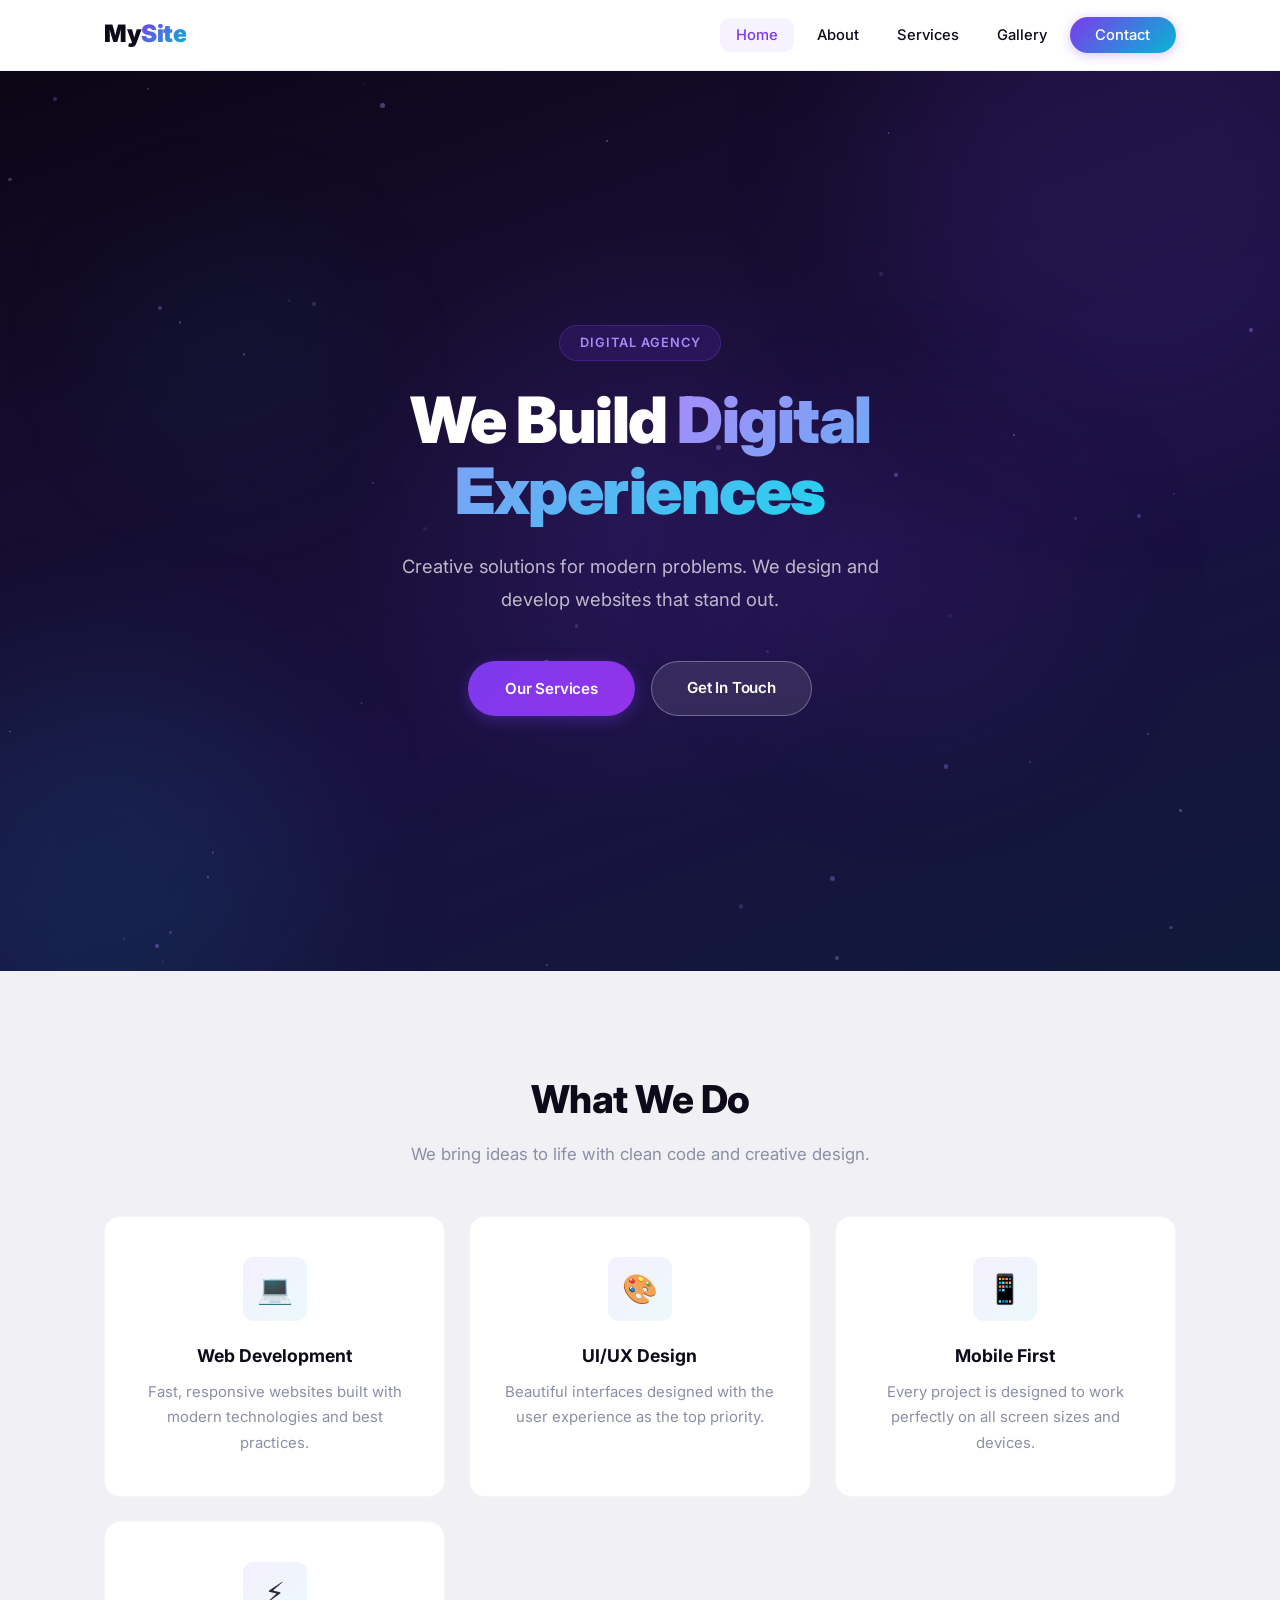
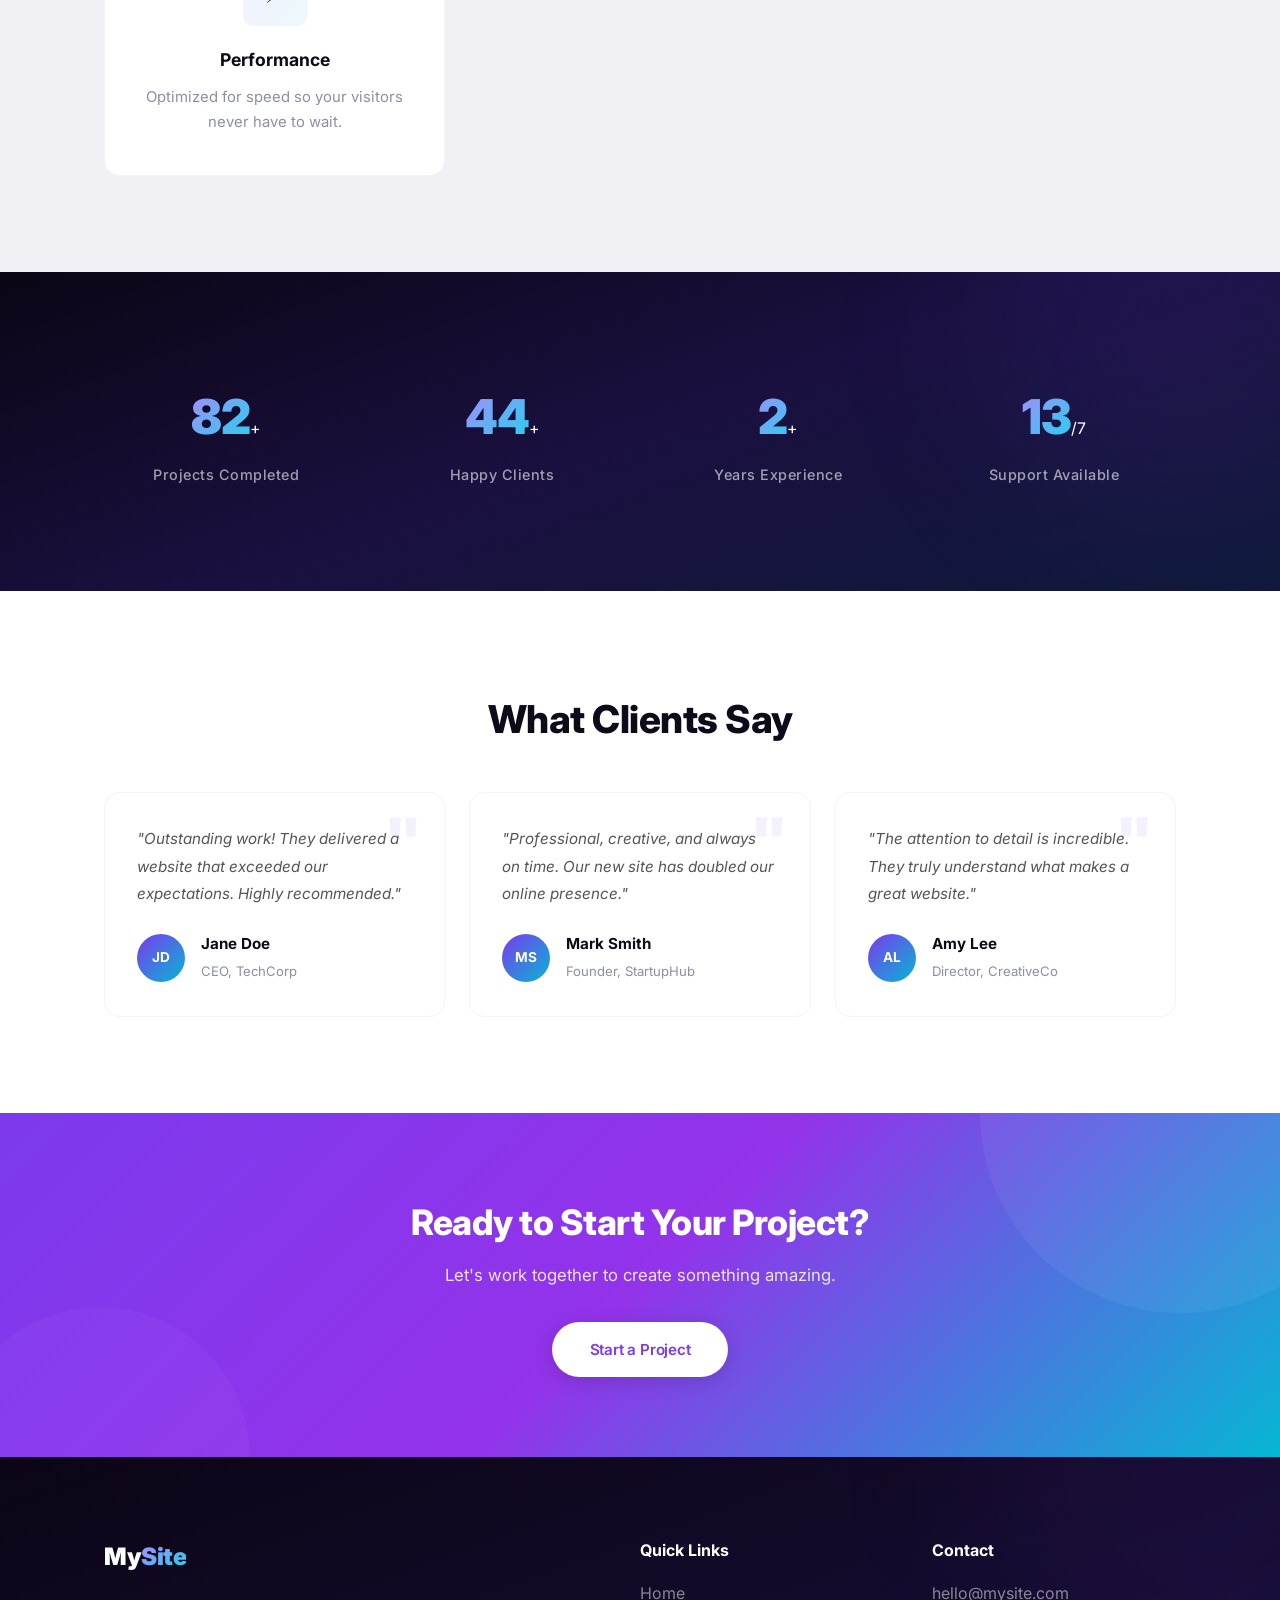
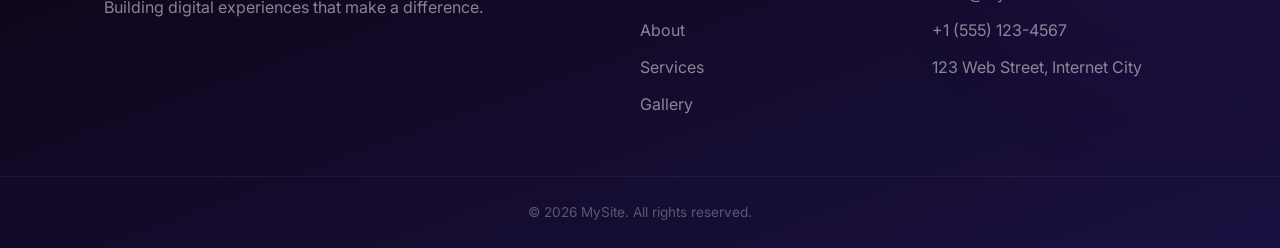
<file: index.html>
<!DOCTYPE html>
<html lang="en">
<head>
    <meta charset="UTF-8">
    <meta name="viewport" content="width=device-width, initial-scale=1.0">
    <title>MySite | Home</title>
    <link rel="preconnect" href="https://fonts.googleapis.com">
    <link rel="preconnect" href="https://fonts.gstatic.com" crossorigin>
    <link href="https://fonts.googleapis.com/css2?family=Inter:wght@400;500;600;700;800;900&display=swap" rel="stylesheet">
    <link rel="stylesheet" href="style.css">
</head>
<body>
    <nav class="navbar">
        <div class="container nav-container">
            <a href="index.html" class="logo">My<span>Site</span></a>
            <button class="nav-toggle" aria-label="Toggle menu">&#9776;</button>
            <ul class="nav-links">
                <li><a href="index.html" class="active">Home</a></li>
                <li><a href="about.html">About</a></li>
                <li><a href="services.html">Services</a></li>
                <li><a href="gallery.html">Gallery</a></li>
                <li><a href="contact.html" class="btn-nav">Contact</a></li>
            </ul>
        </div>
    </nav>
    <section class="hero">
        <div class="hero-particles" id="particles"></div>
        <div class="hero-content">
            <div class="hero-badge">Digital Agency</div>
            <h1 class="hero-title">We Build <span class="highlight">Digital Experiences</span></h1>
            <p class="hero-subtitle">Creative solutions for modern problems. We design and develop websites that stand out.</p>
            <div class="hero-buttons">
                <a href="services.html" class="btn btn-primary">Our Services</a>
                <a href="contact.html" class="btn btn-outline">Get In Touch</a>
            </div>
        </div>
        <div class="hero-shapes">
            <div class="shape shape-1"></div>
            <div class="shape shape-2"></div>
            <div class="shape shape-3"></div>
            <div class="shape shape-4"></div>
        </div>
        <div class="hero-glow"></div>
    </section>
    <section class="features">
        <div class="container">
            <h2 class="section-title">What We Do</h2>
            <p class="section-subtitle">We bring ideas to life with clean code and creative design.</p>
            <div class="features-grid">
                <div class="feature-card"><div class="feature-icon">&#128187;</div><h3>Web Development</h3><p>Fast, responsive websites built with modern technologies and best practices.</p></div>
                <div class="feature-card"><div class="feature-icon">&#127912;</div><h3>UI/UX Design</h3><p>Beautiful interfaces designed with the user experience as the top priority.</p></div>
                <div class="feature-card"><div class="feature-icon">&#128241;</div><h3>Mobile First</h3><p>Every project is designed to work perfectly on all screen sizes and devices.</p></div>
                <div class="feature-card"><div class="feature-icon">&#9889;</div><h3>Performance</h3><p>Optimized for speed so your visitors never have to wait.</p></div>
            </div>
        </div>
    </section>
    <section class="stats">
        <div class="container stats-grid">
            <div class="stat"><span class="stat-number" data-target="150">0</span>+<span class="stat-label">Projects Completed</span></div>
            <div class="stat"><span class="stat-number" data-target="80">0</span>+<span class="stat-label">Happy Clients</span></div>
            <div class="stat"><span class="stat-number" data-target="5">0</span>+<span class="stat-label">Years Experience</span></div>
            <div class="stat"><span class="stat-number" data-target="24">0</span>/7<span class="stat-label">Support Available</span></div>
        </div>
    </section>
    <section class="testimonials">
        <div class="container">
            <h2 class="section-title">What Clients Say</h2>
            <div class="testimonials-grid">
                <div class="testimonial-card"><p class="testimonial-text">"Outstanding work! They delivered a website that exceeded our expectations. Highly recommended."</p><div class="testimonial-author"><div class="author-avatar">JD</div><div><strong>Jane Doe</strong><span>CEO, TechCorp</span></div></div></div>
                <div class="testimonial-card"><p class="testimonial-text">"Professional, creative, and always on time. Our new site has doubled our online presence."</p><div class="testimonial-author"><div class="author-avatar">MS</div><div><strong>Mark Smith</strong><span>Founder, StartupHub</span></div></div></div>
                <div class="testimonial-card"><p class="testimonial-text">"The attention to detail is incredible. They truly understand what makes a great website."</p><div class="testimonial-author"><div class="author-avatar">AL</div><div><strong>Amy Lee</strong><span>Director, CreativeCo</span></div></div></div>
            </div>
        </div>
    </section>
    <section class="cta"><div class="container"><h2>Ready to Start Your Project?</h2><p>Let's work together to create something amazing.</p><a href="contact.html" class="btn btn-primary">Start a Project</a></div></section>
    <footer class="footer"><div class="container footer-grid"><div class="footer-col"><h3>My<span>Site</span></h3><p>Building digital experiences that make a difference.</p></div><div class="footer-col"><h4>Quick Links</h4><ul><li><a href="index.html">Home</a></li><li><a href="about.html">About</a></li><li><a href="services.html">Services</a></li><li><a href="gallery.html">Gallery</a></li></ul></div><div class="footer-col"><h4>Contact</h4><ul><li>hello@mysite.com</li><li>+1 (555) 123-4567</li><li>123 Web Street, Internet City</li></ul></div></div><div class="footer-bottom"><p>&copy; 2026 MySite. All rights reserved.</p></div></footer>
    <script src="main.js"></script>
</body>
</html>
</file>
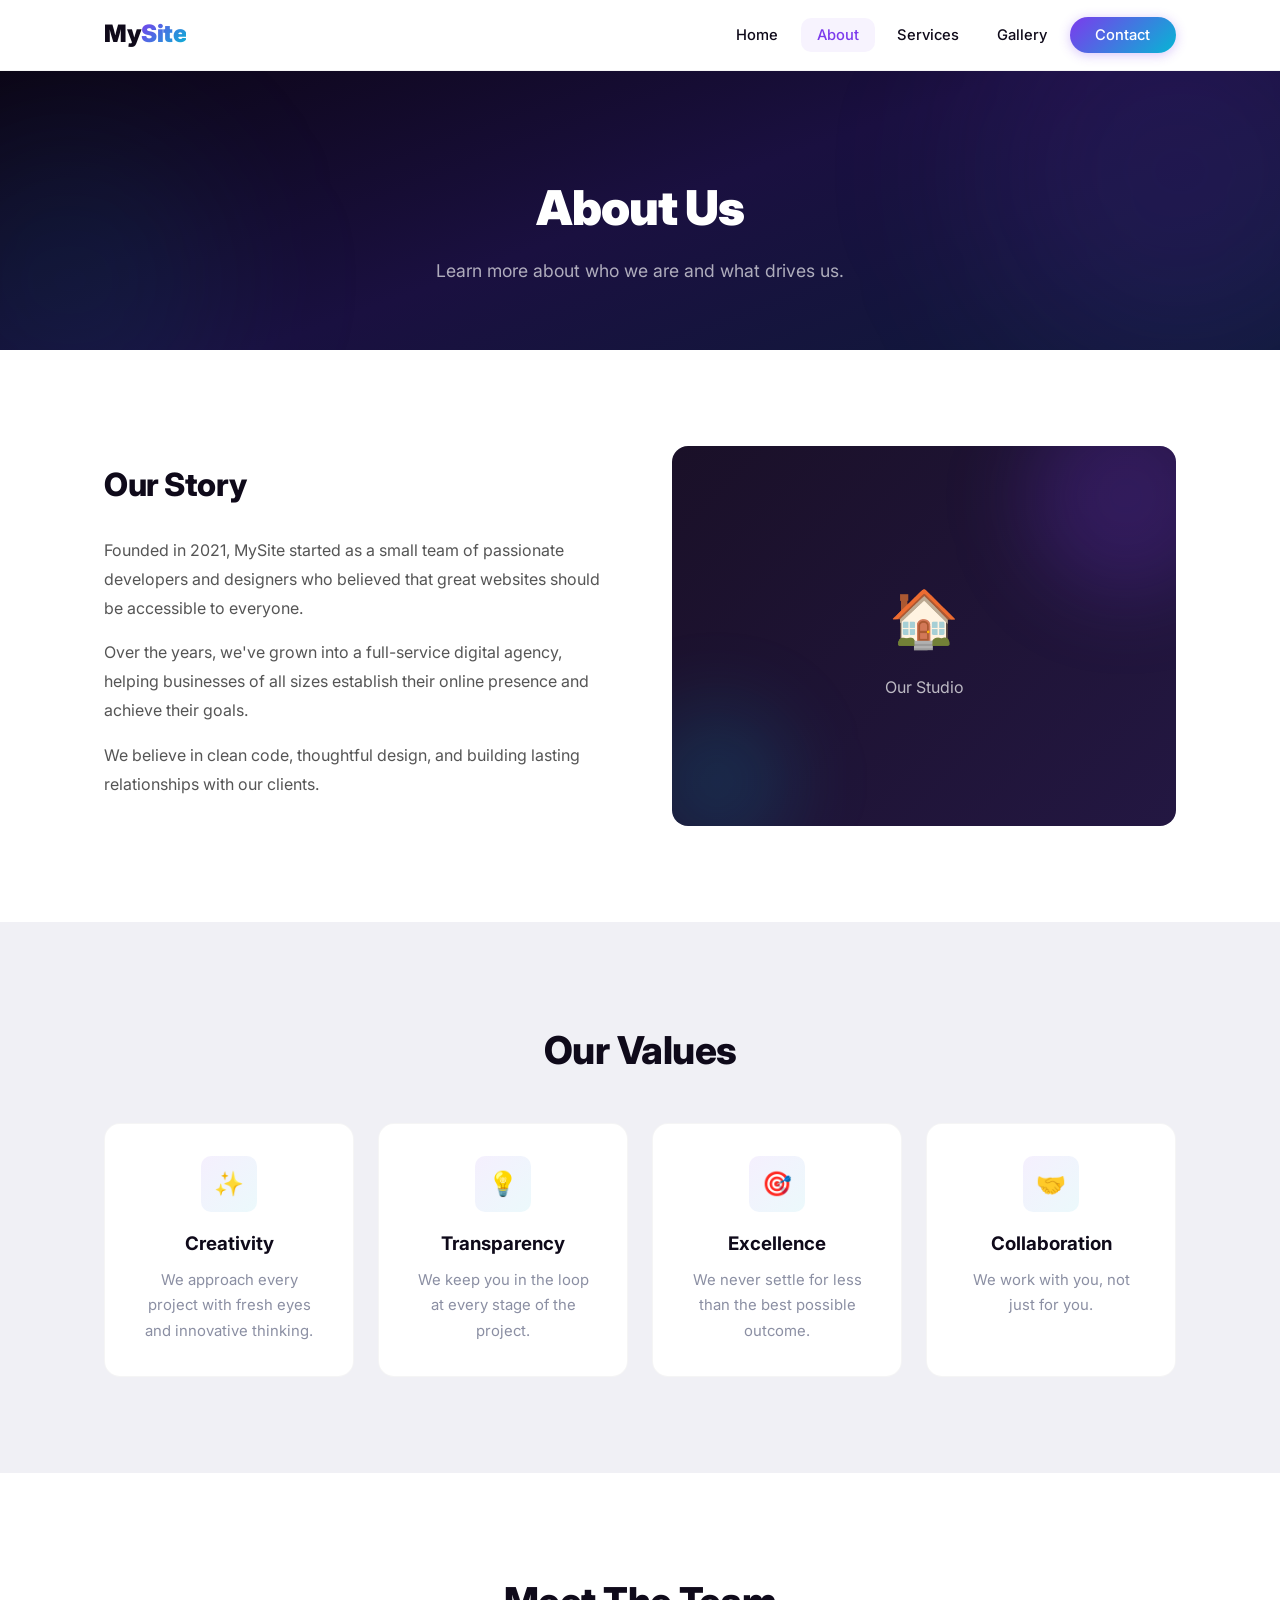
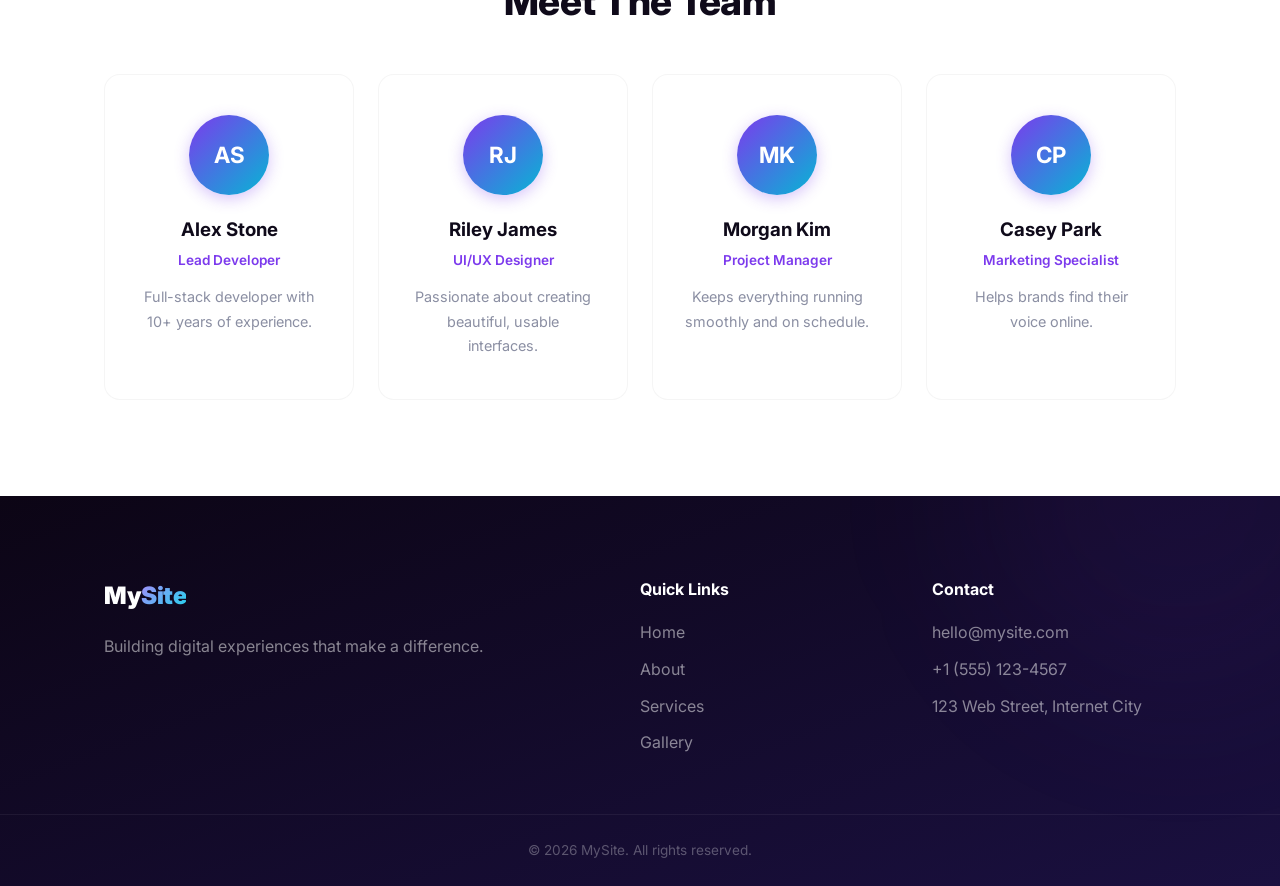
<file: about.html>
<!DOCTYPE html>
<html lang="en">
<head>
    <meta charset="UTF-8">
    <meta name="viewport" content="width=device-width, initial-scale=1.0">
    <title>MySite | About</title>
    <link rel="preconnect" href="https://fonts.googleapis.com">
    <link rel="preconnect" href="https://fonts.gstatic.com" crossorigin>
    <link href="https://fonts.googleapis.com/css2?family=Inter:wght@400;500;600;700;800;900&display=swap" rel="stylesheet">
    <link rel="stylesheet" href="style.css">
</head>
<body>
    <nav class="navbar"><div class="container nav-container"><a href="index.html" class="logo">My<span>Site</span></a><button class="nav-toggle" aria-label="Toggle menu">&#9776;</button><ul class="nav-links"><li><a href="index.html">Home</a></li><li><a href="about.html" class="active">About</a></li><li><a href="services.html">Services</a></li><li><a href="gallery.html">Gallery</a></li><li><a href="contact.html" class="btn-nav">Contact</a></li></ul></div></nav>
    <section class="page-header"><div class="container"><h1>About Us</h1><p>Learn more about who we are and what drives us.</p></div></section>
    <section class="about-story"><div class="container about-grid"><div class="about-text"><h2>Our Story</h2><p>Founded in 2021, MySite started as a small team of passionate developers and designers who believed that great websites should be accessible to everyone.</p><p>Over the years, we've grown into a full-service digital agency, helping businesses of all sizes establish their online presence and achieve their goals.</p><p>We believe in clean code, thoughtful design, and building lasting relationships with our clients.</p></div><div class="about-image"><div class="about-image-placeholder"><span>&#127968;</span><p>Our Studio</p></div></div></div></section>
    <section class="values"><div class="container"><h2 class="section-title">Our Values</h2><div class="values-grid"><div class="value-card"><span class="value-icon">&#10024;</span><h3>Creativity</h3><p>We approach every project with fresh eyes and innovative thinking.</p></div><div class="value-card"><span class="value-icon">&#128161;</span><h3>Transparency</h3><p>We keep you in the loop at every stage of the project.</p></div><div class="value-card"><span class="value-icon">&#127919;</span><h3>Excellence</h3><p>We never settle for less than the best possible outcome.</p></div><div class="value-card"><span class="value-icon">&#129309;</span><h3>Collaboration</h3><p>We work with you, not just for you.</p></div></div></div></section>
    <section class="team"><div class="container"><h2 class="section-title">Meet The Team</h2><div class="team-grid"><div class="team-card"><div class="team-avatar">AS</div><h3>Alex Stone</h3><span class="team-role">Lead Developer</span><p>Full-stack developer with 10+ years of experience.</p></div><div class="team-card"><div class="team-avatar">RJ</div><h3>Riley James</h3><span class="team-role">UI/UX Designer</span><p>Passionate about creating beautiful, usable interfaces.</p></div><div class="team-card"><div class="team-avatar">MK</div><h3>Morgan Kim</h3><span class="team-role">Project Manager</span><p>Keeps everything running smoothly and on schedule.</p></div><div class="team-card"><div class="team-avatar">CP</div><h3>Casey Park</h3><span class="team-role">Marketing Specialist</span><p>Helps brands find their voice online.</p></div></div></div></section>
    <footer class="footer"><div class="container footer-grid"><div class="footer-col"><h3>My<span>Site</span></h3><p>Building digital experiences that make a difference.</p></div><div class="footer-col"><h4>Quick Links</h4><ul><li><a href="index.html">Home</a></li><li><a href="about.html">About</a></li><li><a href="services.html">Services</a></li><li><a href="gallery.html">Gallery</a></li></ul></div><div class="footer-col"><h4>Contact</h4><ul><li>hello@mysite.com</li><li>+1 (555) 123-4567</li><li>123 Web Street, Internet City</li></ul></div></div><div class="footer-bottom"><p>&copy; 2026 MySite. All rights reserved.</p></div></footer>
    <script src="main.js"></script>
</body>
</html>
</file>
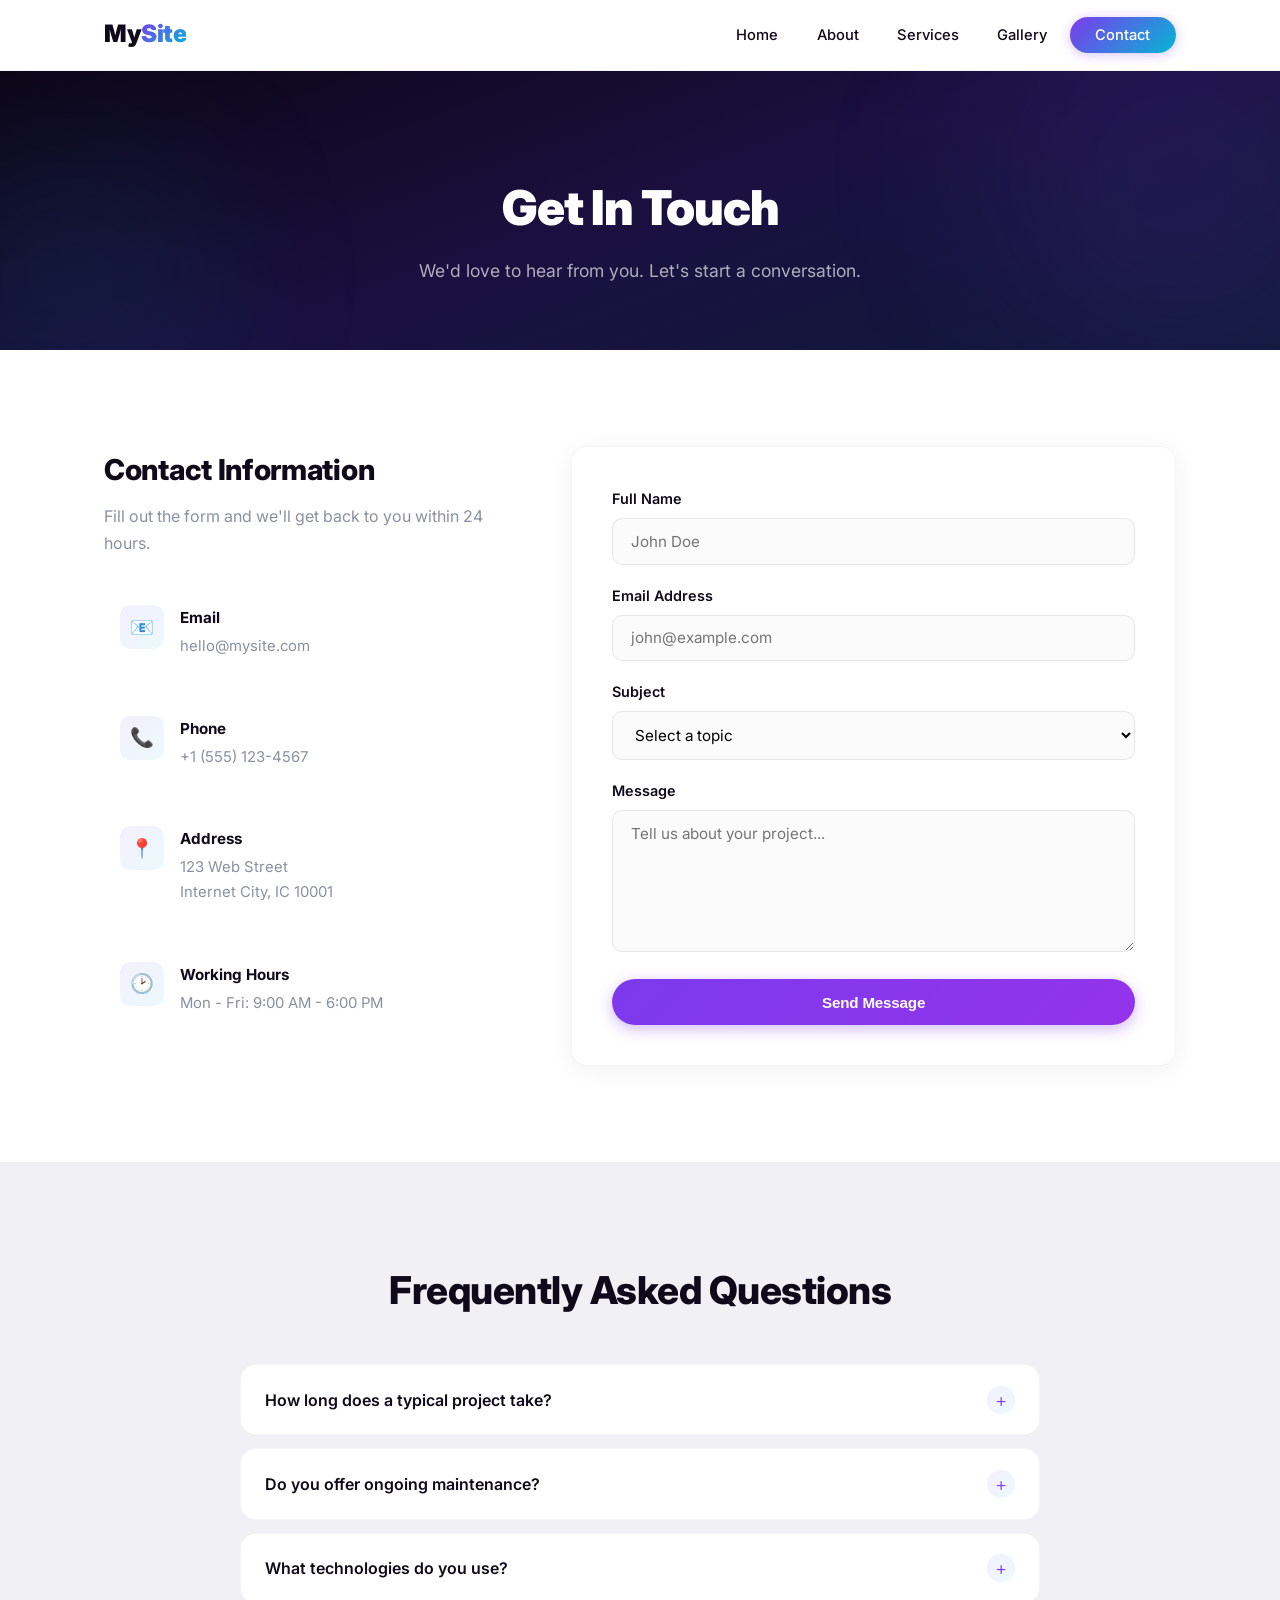
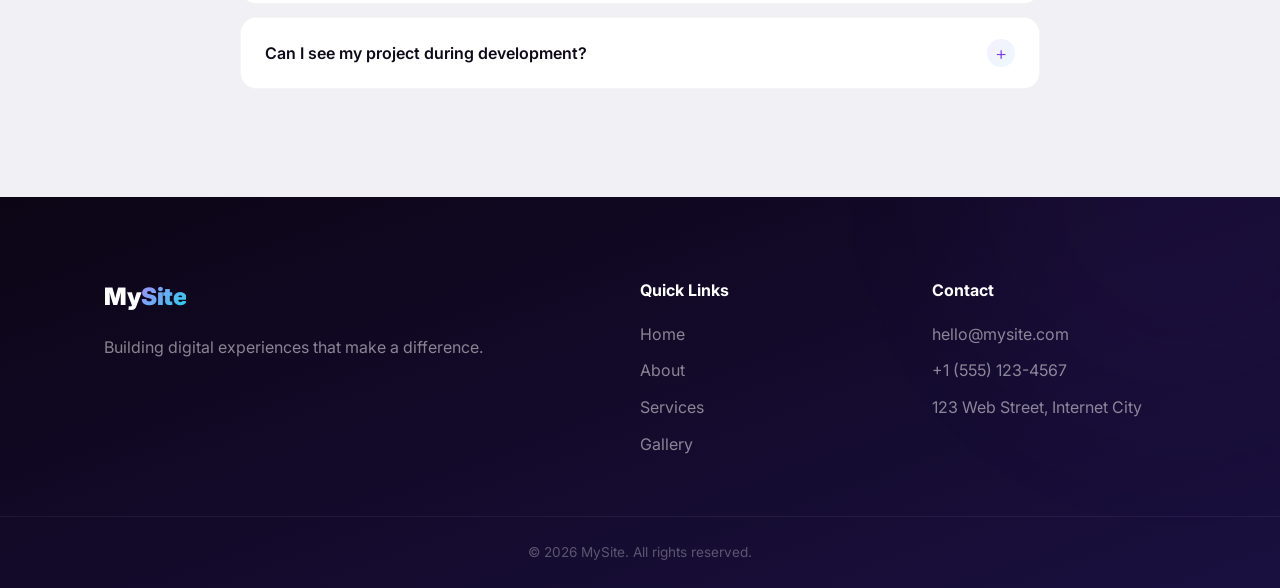
<file: contact.html>
<!DOCTYPE html>
<html lang="en">
<head>
    <meta charset="UTF-8">
    <meta name="viewport" content="width=device-width, initial-scale=1.0">
    <title>MySite | Contact</title>
    <link rel="preconnect" href="https://fonts.googleapis.com">
    <link rel="preconnect" href="https://fonts.gstatic.com" crossorigin>
    <link href="https://fonts.googleapis.com/css2?family=Inter:wght@400;500;600;700;800;900&display=swap" rel="stylesheet">
    <link rel="stylesheet" href="style.css">
</head>
<body>
    <nav class="navbar"><div class="container nav-container"><a href="index.html" class="logo">My<span>Site</span></a><button class="nav-toggle" aria-label="Toggle menu">&#9776;</button><ul class="nav-links"><li><a href="index.html">Home</a></li><li><a href="about.html">About</a></li><li><a href="services.html">Services</a></li><li><a href="gallery.html">Gallery</a></li><li><a href="contact.html" class="btn-nav active">Contact</a></li></ul></div></nav>
    <section class="page-header"><div class="container"><h1>Get In Touch</h1><p>We'd love to hear from you. Let's start a conversation.</p></div></section>
    <section class="contact-section"><div class="container contact-grid"><div class="contact-info"><h2>Contact Information</h2><p>Fill out the form and we'll get back to you within 24 hours.</p>
        <div class="info-item"><span class="info-icon">&#128231;</span><div><strong>Email</strong><p>hello@mysite.com</p></div></div>
        <div class="info-item"><span class="info-icon">&#128222;</span><div><strong>Phone</strong><p>+1 (555) 123-4567</p></div></div>
        <div class="info-item"><span class="info-icon">&#128205;</span><div><strong>Address</strong><p>123 Web Street<br>Internet City, IC 10001</p></div></div>
        <div class="info-item"><span class="info-icon">&#128337;</span><div><strong>Working Hours</strong><p>Mon - Fri: 9:00 AM - 6:00 PM</p></div></div>
    </div><div class="contact-form-wrapper"><form class="contact-form" id="contactForm"><div class="form-group"><label for="name">Full Name</label><input type="text" id="name" placeholder="John Doe" required></div><div class="form-group"><label for="email">Email Address</label><input type="email" id="email" placeholder="john@example.com" required></div><div class="form-group"><label for="subject">Subject</label><select id="subject" required><option value="">Select a topic</option><option value="general">General Inquiry</option><option value="project">New Project</option><option value="support">Support</option><option value="other">Other</option></select></div><div class="form-group"><label for="message">Message</label><textarea id="message" rows="6" placeholder="Tell us about your project..." required></textarea></div><button type="submit" class="btn btn-primary btn-block">Send Message</button><div class="form-success" id="formSuccess"><p>&#10004; Thank you! Your message has been sent. We'll get back to you soon.</p></div></form></div></div></section>
    <section class="faq"><div class="container"><h2 class="section-title">Frequently Asked Questions</h2><div class="faq-list"><div class="faq-item"><button class="faq-question">How long does a typical project take?<span class="faq-icon">+</span></button><div class="faq-answer"><p>Most projects take between 2-8 weeks depending on complexity. We'll provide a timeline during our initial consultation.</p></div></div><div class="faq-item"><button class="faq-question">Do you offer ongoing maintenance?<span class="faq-icon">+</span></button><div class="faq-answer"><p>Yes! We offer monthly maintenance packages that include updates, security patches, backups, and support.</p></div></div><div class="faq-item"><button class="faq-question">What technologies do you use?<span class="faq-icon">+</span></button><div class="faq-answer"><p>We work with HTML, CSS, JavaScript, React, Node.js, and various CMS platforms. We choose the best tools for each project.</p></div></div><div class="faq-item"><button class="faq-question">Can I see my project during development?<span class="faq-icon">+</span></button><div class="faq-answer"><p>Absolutely! We provide regular updates and a staging environment so you can track progress and give feedback throughout.</p></div></div></div></div></section>
    <footer class="footer"><div class="container footer-grid"><div class="footer-col"><h3>My<span>Site</span></h3><p>Building digital experiences that make a difference.</p></div><div class="footer-col"><h4>Quick Links</h4><ul><li><a href="index.html">Home</a></li><li><a href="about.html">About</a></li><li><a href="services.html">Services</a></li><li><a href="gallery.html">Gallery</a></li></ul></div><div class="footer-col"><h4>Contact</h4><ul><li>hello@mysite.com</li><li>+1 (555) 123-4567</li><li>123 Web Street, Internet City</li></ul></div></div><div class="footer-bottom"><p>&copy; 2026 MySite. All rights reserved.</p></div></footer>
    <script src="main.js"></script>
</body>
</html>
</file>
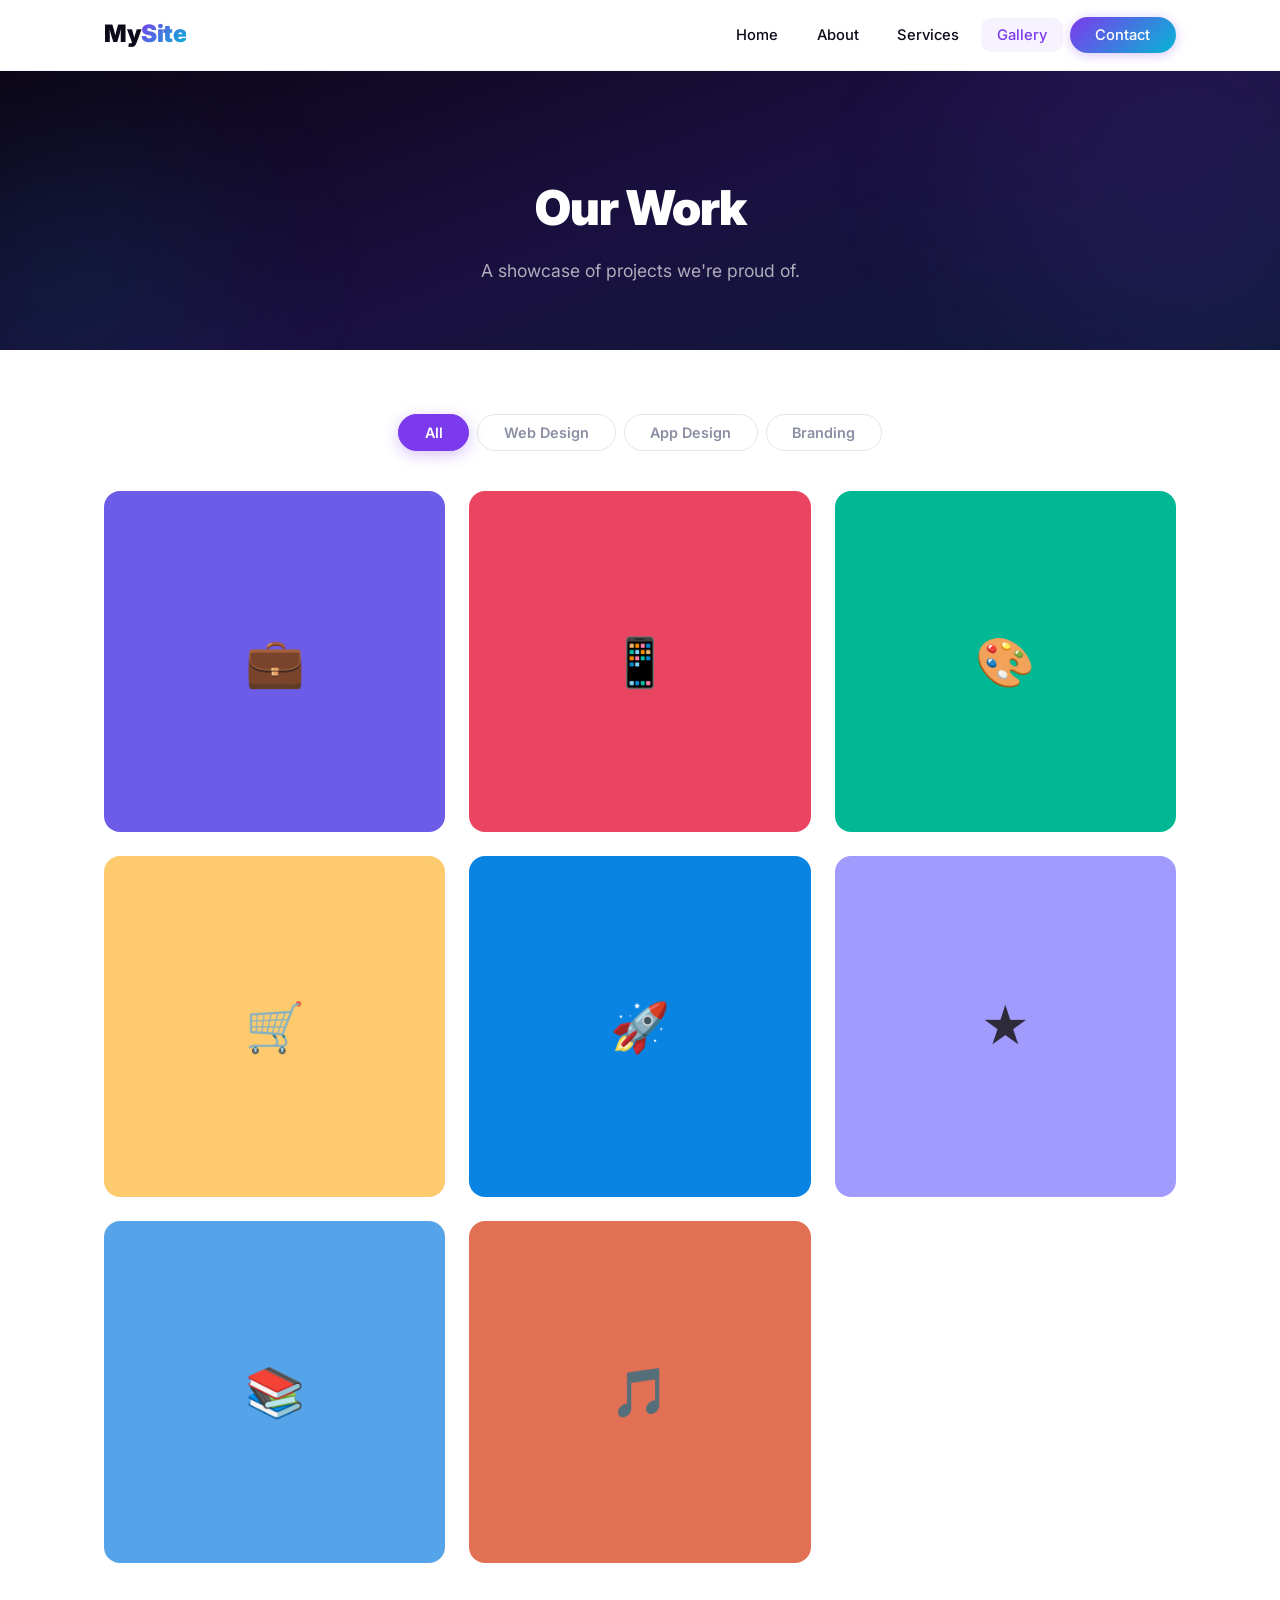
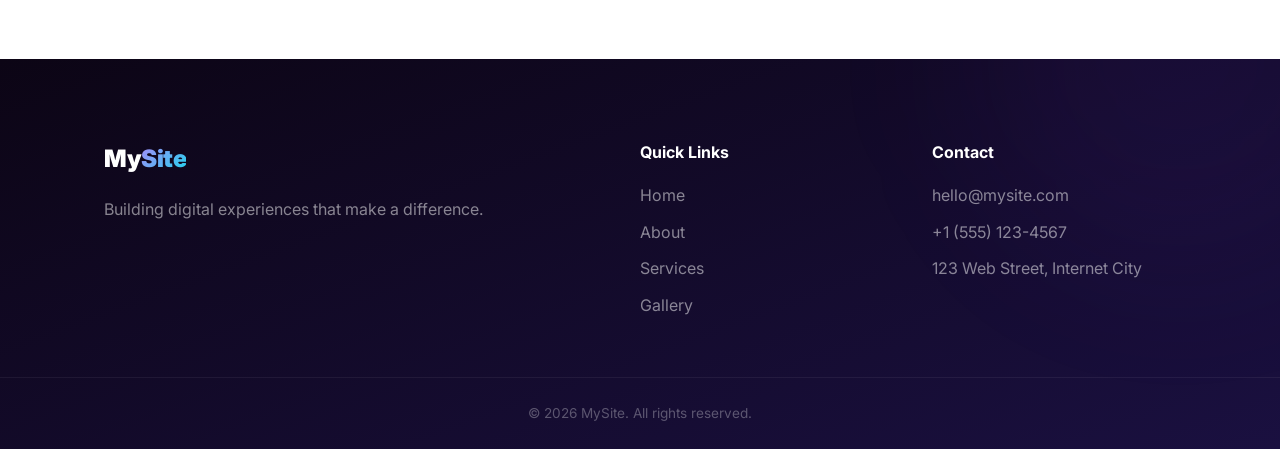
<file: gallery.html>
<!DOCTYPE html>
<html lang="en">
<head>
    <meta charset="UTF-8">
    <meta name="viewport" content="width=device-width, initial-scale=1.0">
    <title>MySite | Gallery</title>
    <link rel="preconnect" href="https://fonts.googleapis.com">
    <link rel="preconnect" href="https://fonts.gstatic.com" crossorigin>
    <link href="https://fonts.googleapis.com/css2?family=Inter:wght@400;500;600;700;800;900&display=swap" rel="stylesheet">
    <link rel="stylesheet" href="style.css">
</head>
<body>
    <nav class="navbar"><div class="container nav-container"><a href="index.html" class="logo">My<span>Site</span></a><button class="nav-toggle" aria-label="Toggle menu">&#9776;</button><ul class="nav-links"><li><a href="index.html">Home</a></li><li><a href="about.html">About</a></li><li><a href="services.html">Services</a></li><li><a href="gallery.html" class="active">Gallery</a></li><li><a href="contact.html" class="btn-nav">Contact</a></li></ul></div></nav>
    <section class="page-header"><div class="container"><h1>Our Work</h1><p>A showcase of projects we're proud of.</p></div></section>
    <section class="gallery"><div class="container"><div class="filter-buttons"><button class="filter-btn active" data-filter="all">All</button><button class="filter-btn" data-filter="web">Web Design</button><button class="filter-btn" data-filter="app">App Design</button><button class="filter-btn" data-filter="brand">Branding</button></div><div class="gallery-grid">
        <div class="gallery-item" data-category="web"><div class="gallery-thumb" style="background-color:#6c5ce7"><span>&#128188;</span></div><div class="gallery-overlay"><h4>Corporate Portal</h4><p>Web Design</p></div></div>
        <div class="gallery-item" data-category="app"><div class="gallery-thumb" style="background-color:#e94560"><span>&#128241;</span></div><div class="gallery-overlay"><h4>Health Tracker App</h4><p>App Design</p></div></div>
        <div class="gallery-item" data-category="brand"><div class="gallery-thumb" style="background-color:#00b894"><span>&#127912;</span></div><div class="gallery-overlay"><h4>EcoBrand Identity</h4><p>Branding</p></div></div>
        <div class="gallery-item" data-category="web"><div class="gallery-thumb" style="background-color:#fdcb6e"><span>&#128722;</span></div><div class="gallery-overlay"><h4>E-Commerce Platform</h4><p>Web Design</p></div></div>
        <div class="gallery-item" data-category="app"><div class="gallery-thumb" style="background-color:#0984e3"><span>&#128640;</span></div><div class="gallery-overlay"><h4>Finance Dashboard</h4><p>App Design</p></div></div>
        <div class="gallery-item" data-category="brand"><div class="gallery-thumb" style="background-color:#a29bfe"><span>&#9733;</span></div><div class="gallery-overlay"><h4>StarEvents Branding</h4><p>Branding</p></div></div>
        <div class="gallery-item" data-category="web"><div class="gallery-thumb" style="background-color:#55a3e8"><span>&#128218;</span></div><div class="gallery-overlay"><h4>Learning Platform</h4><p>Web Design</p></div></div>
        <div class="gallery-item" data-category="app"><div class="gallery-thumb" style="background-color:#e17055"><span>&#127925;</span></div><div class="gallery-overlay"><h4>Music Stream App</h4><p>App Design</p></div></div>
        <div class="gallery-item" data-category="brand"><div class="gallery-thumb" style="background-color:#00cec9"><span>&#127752;</span></div><div class="gallery-overlay"><h4>TravelCo Rebrand</h4><p>Branding</p></div></div>
    </div></div></section>
    <footer class="footer"><div class="container footer-grid"><div class="footer-col"><h3>My<span>Site</span></h3><p>Building digital experiences that make a difference.</p></div><div class="footer-col"><h4>Quick Links</h4><ul><li><a href="index.html">Home</a></li><li><a href="about.html">About</a></li><li><a href="services.html">Services</a></li><li><a href="gallery.html">Gallery</a></li></ul></div><div class="footer-col"><h4>Contact</h4><ul><li>hello@mysite.com</li><li>+1 (555) 123-4567</li><li>123 Web Street, Internet City</li></ul></div></div><div class="footer-bottom"><p>&copy; 2026 MySite. All rights reserved.</p></div></footer>
    <script src="main.js"></script>
</body>
</html>
</file>
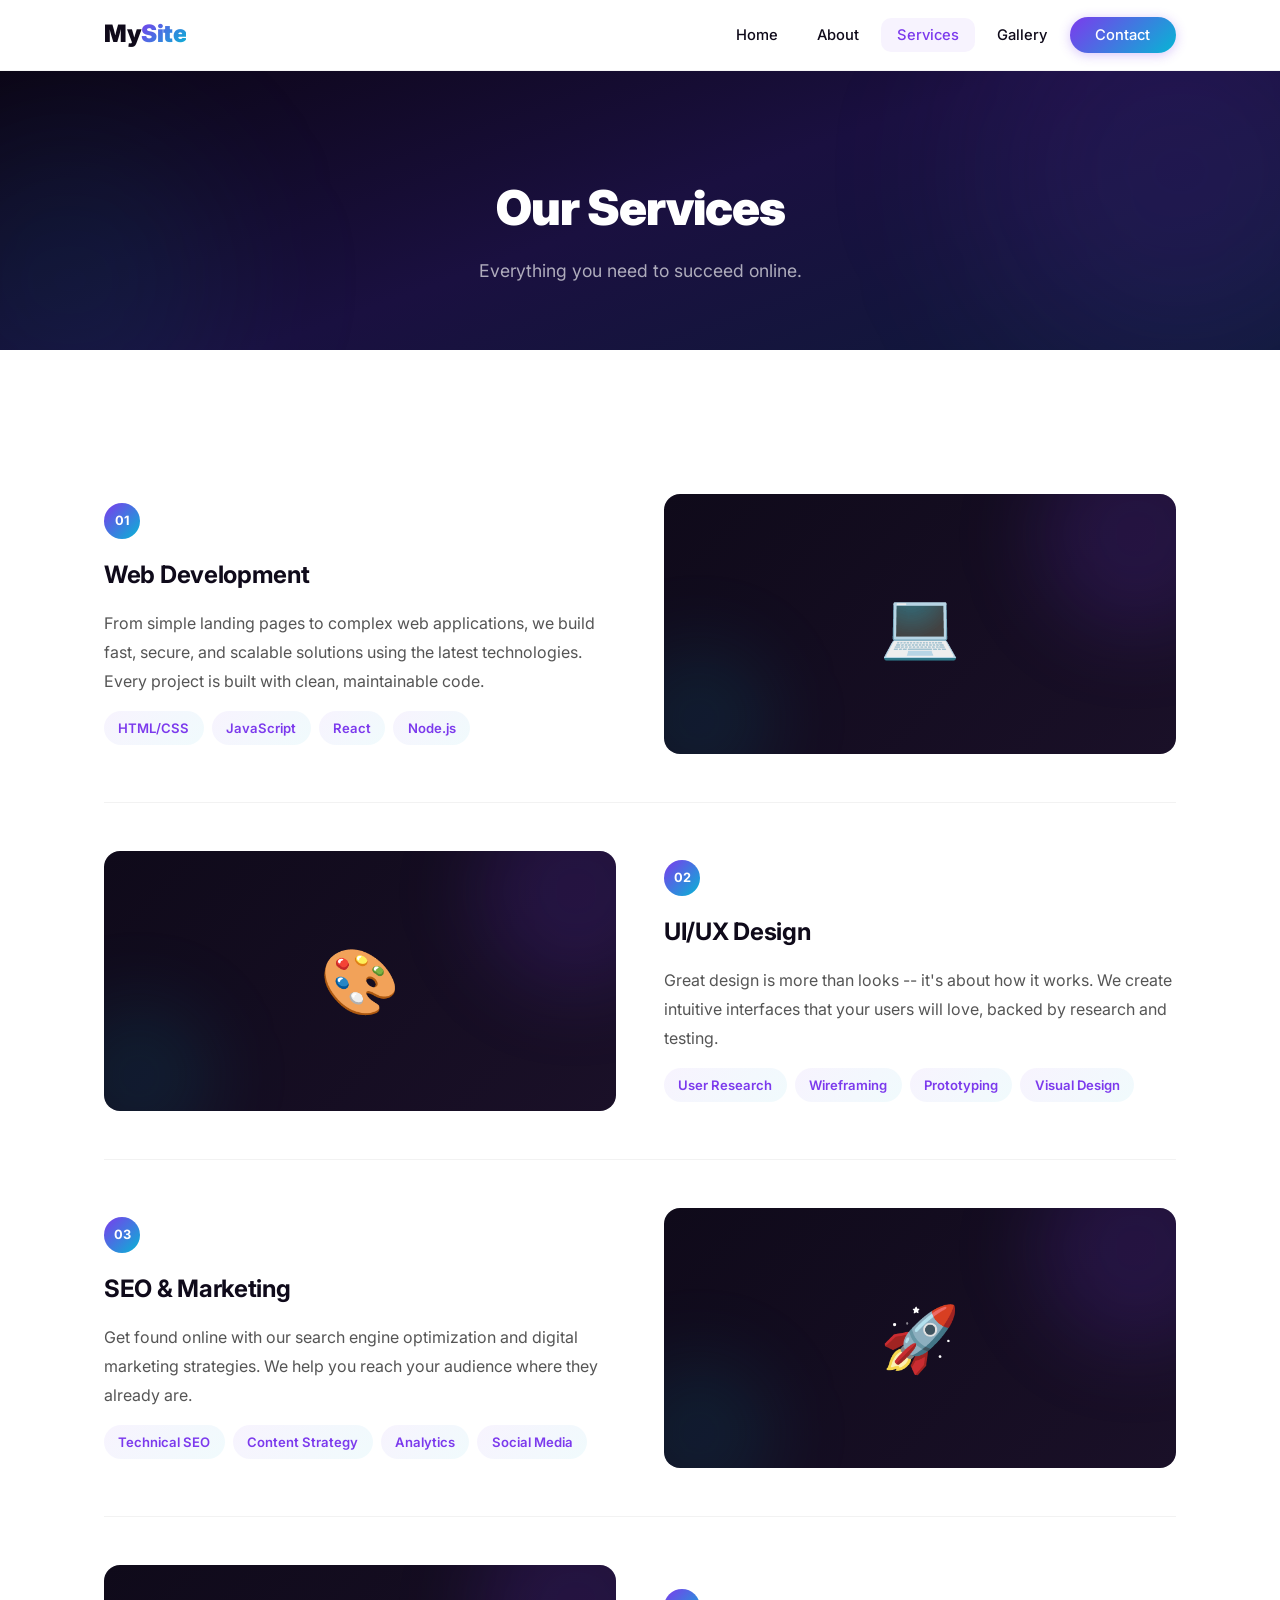
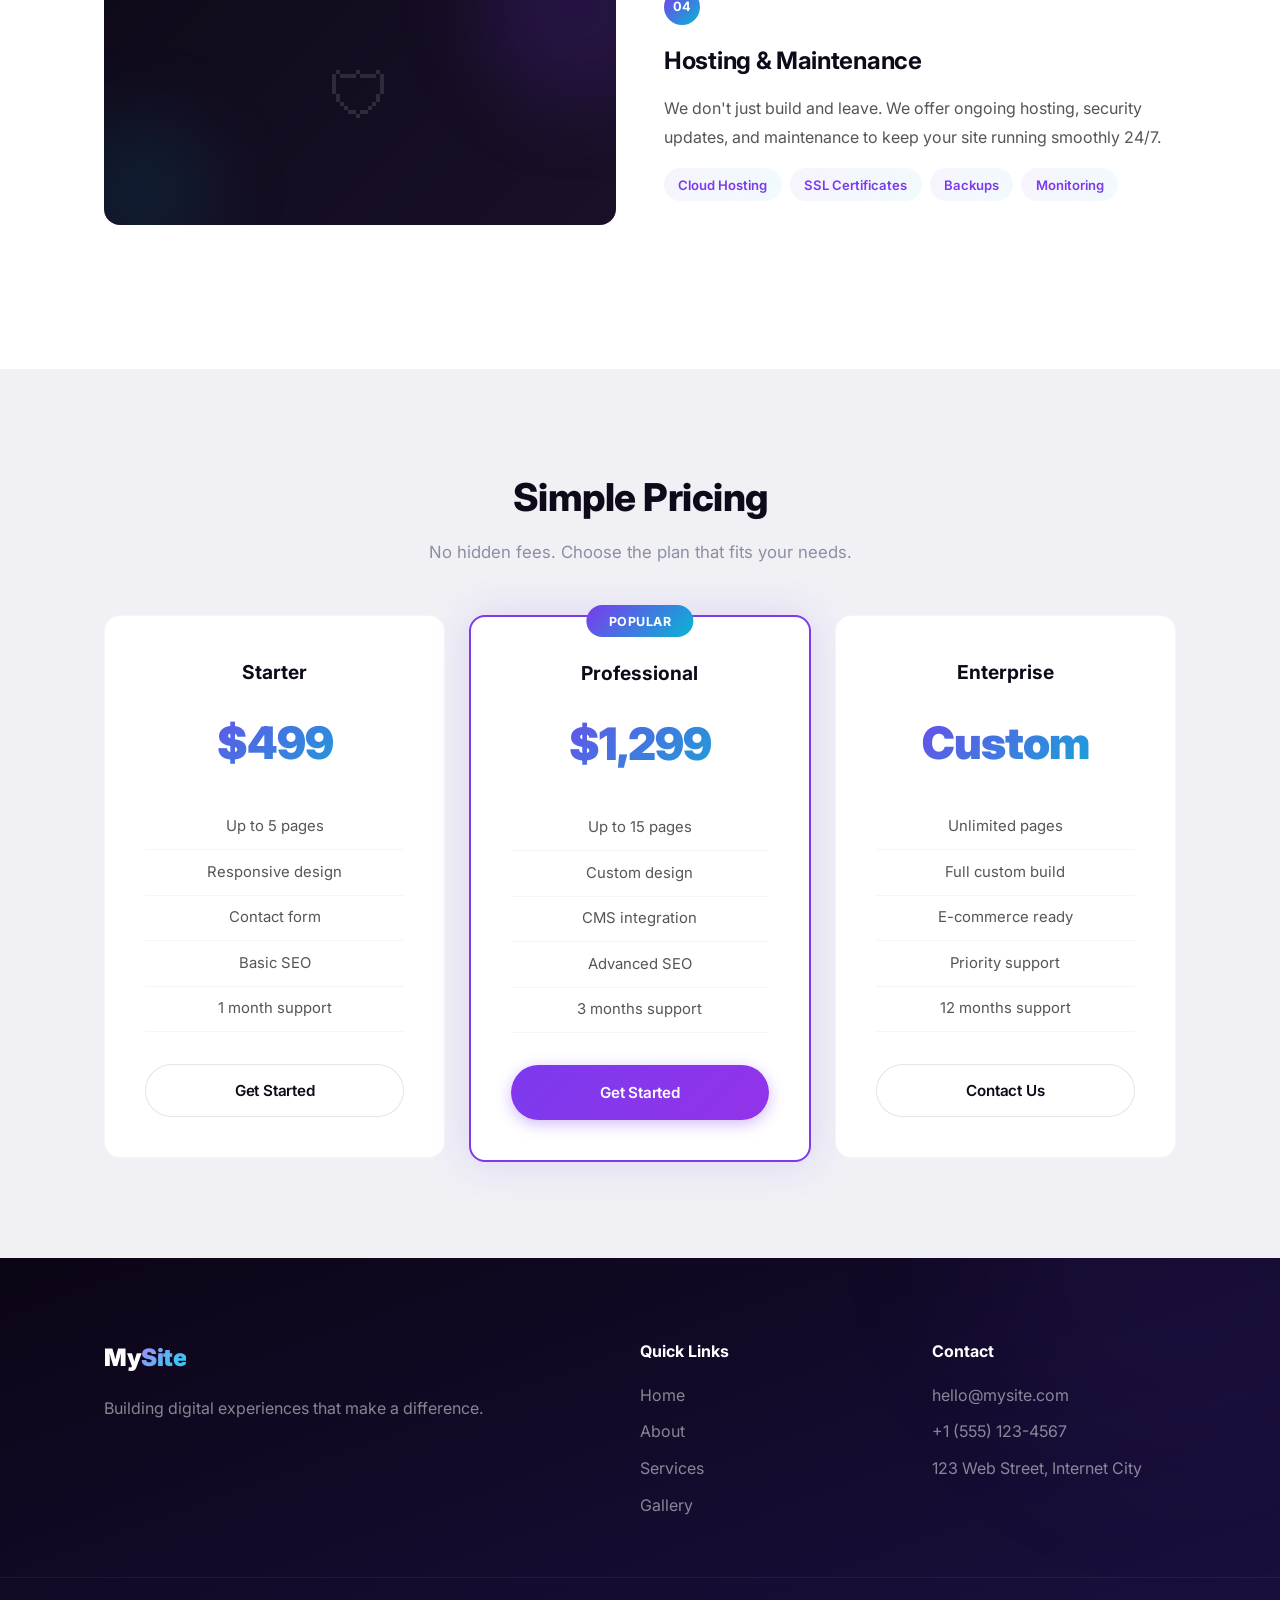
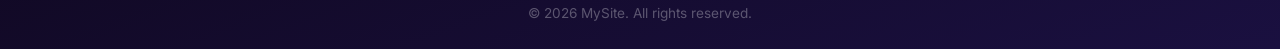
<file: services.html>
<!DOCTYPE html>
<html lang="en">
<head>
    <meta charset="UTF-8">
    <meta name="viewport" content="width=device-width, initial-scale=1.0">
    <title>MySite | Services</title>
    <link rel="preconnect" href="https://fonts.googleapis.com">
    <link rel="preconnect" href="https://fonts.gstatic.com" crossorigin>
    <link href="https://fonts.googleapis.com/css2?family=Inter:wght@400;500;600;700;800;900&display=swap" rel="stylesheet">
    <link rel="stylesheet" href="style.css">
</head>
<body>
    <nav class="navbar"><div class="container nav-container"><a href="index.html" class="logo">My<span>Site</span></a><button class="nav-toggle" aria-label="Toggle menu">&#9776;</button><ul class="nav-links"><li><a href="index.html">Home</a></li><li><a href="about.html">About</a></li><li><a href="services.html" class="active">Services</a></li><li><a href="gallery.html">Gallery</a></li><li><a href="contact.html" class="btn-nav">Contact</a></li></ul></div></nav>
    <section class="page-header"><div class="container"><h1>Our Services</h1><p>Everything you need to succeed online.</p></div></section>
    <section class="services-list"><div class="container">
        <div class="service-row"><div class="service-info"><span class="service-number">01</span><h3>Web Development</h3><p>From simple landing pages to complex web applications, we build fast, secure, and scalable solutions using the latest technologies. Every project is built with clean, maintainable code.</p><ul class="service-tags"><li>HTML/CSS</li><li>JavaScript</li><li>React</li><li>Node.js</li></ul></div><div class="service-visual"><div class="service-icon-box">&#128187;</div></div></div>
        <div class="service-row reverse"><div class="service-info"><span class="service-number">02</span><h3>UI/UX Design</h3><p>Great design is more than looks -- it's about how it works. We create intuitive interfaces that your users will love, backed by research and testing.</p><ul class="service-tags"><li>User Research</li><li>Wireframing</li><li>Prototyping</li><li>Visual Design</li></ul></div><div class="service-visual"><div class="service-icon-box">&#127912;</div></div></div>
        <div class="service-row"><div class="service-info"><span class="service-number">03</span><h3>SEO & Marketing</h3><p>Get found online with our search engine optimization and digital marketing strategies. We help you reach your audience where they already are.</p><ul class="service-tags"><li>Technical SEO</li><li>Content Strategy</li><li>Analytics</li><li>Social Media</li></ul></div><div class="service-visual"><div class="service-icon-box">&#128640;</div></div></div>
        <div class="service-row reverse"><div class="service-info"><span class="service-number">04</span><h3>Hosting & Maintenance</h3><p>We don't just build and leave. We offer ongoing hosting, security updates, and maintenance to keep your site running smoothly 24/7.</p><ul class="service-tags"><li>Cloud Hosting</li><li>SSL Certificates</li><li>Backups</li><li>Monitoring</li></ul></div><div class="service-visual"><div class="service-icon-box">&#128737;</div></div></div>
    </div></section>
    <section class="pricing"><div class="container"><h2 class="section-title">Simple Pricing</h2><p class="section-subtitle">No hidden fees. Choose the plan that fits your needs.</p><div class="pricing-grid">
        <div class="pricing-card"><h3>Starter</h3><div class="price">$499</div><ul><li>Up to 5 pages</li><li>Responsive design</li><li>Contact form</li><li>Basic SEO</li><li>1 month support</li></ul><a href="contact.html" class="btn btn-outline" style="color:var(--dark);border-color:rgba(0,0,0,0.1)">Get Started</a></div>
        <div class="pricing-card featured"><span class="badge">Popular</span><h3>Professional</h3><div class="price">$1,299</div><ul><li>Up to 15 pages</li><li>Custom design</li><li>CMS integration</li><li>Advanced SEO</li><li>3 months support</li></ul><a href="contact.html" class="btn btn-primary">Get Started</a></div>
        <div class="pricing-card"><h3>Enterprise</h3><div class="price">Custom</div><ul><li>Unlimited pages</li><li>Full custom build</li><li>E-commerce ready</li><li>Priority support</li><li>12 months support</li></ul><a href="contact.html" class="btn btn-outline" style="color:var(--dark);border-color:rgba(0,0,0,0.1)">Contact Us</a></div>
    </div></div></section>
    <footer class="footer"><div class="container footer-grid"><div class="footer-col"><h3>My<span>Site</span></h3><p>Building digital experiences that make a difference.</p></div><div class="footer-col"><h4>Quick Links</h4><ul><li><a href="index.html">Home</a></li><li><a href="about.html">About</a></li><li><a href="services.html">Services</a></li><li><a href="gallery.html">Gallery</a></li></ul></div><div class="footer-col"><h4>Contact</h4><ul><li>hello@mysite.com</li><li>+1 (555) 123-4567</li><li>123 Web Street, Internet City</li></ul></div></div><div class="footer-bottom"><p>&copy; 2026 MySite. All rights reserved.</p></div></footer>
    <script src="main.js"></script>
</body>
</html>
</file>
<file: style.css>
*,*::before,*::after{margin:0;padding:0;box-sizing:border-box}
:root{
  --primary:#7c3aed;--primary-light:#a78bfa;--primary-dark:#5b21b6;
  --accent:#06b6d4;--accent-light:#22d3ee;
  --dark:#0f0a1a;--dark-2:#1a1028;--dark-3:#231742;
  --surface:rgba(255,255,255,0.06);--surface-2:rgba(255,255,255,0.1);
  --light:#f0f0f5;--gray:#8b8fa3;--white:#fff;
  --radius:16px;--radius-sm:10px;--radius-full:9999px;
  --shadow:0 4px 24px rgba(0,0,0,0.06);
  --shadow-lg:0 12px 40px rgba(0,0,0,0.1);
  --shadow-glow:0 0 40px rgba(124,58,237,0.15);
  --transition:0.35s cubic-bezier(.4,0,.2,1);
  --glass:rgba(255,255,255,0.08);--glass-border:rgba(255,255,255,0.12);
}
html{scroll-behavior:smooth;scroll-padding-top:80px}
body{font-family:'Inter',system-ui,-apple-system,sans-serif;line-height:1.7;color:#2d2b3a;background:var(--white);-webkit-font-smoothing:antialiased}
.container{max-width:1200px;margin:0 auto;padding:0 5%}
a{text-decoration:none;color:inherit}
.navbar{position:sticky;top:0;z-index:1000;padding:0.9rem 0;backdrop-filter:blur(20px) saturate(180%);-webkit-backdrop-filter:blur(20px) saturate(180%);background:rgba(255,255,255,0.85);border-bottom:1px solid rgba(0,0,0,0.04);transition:box-shadow var(--transition)}
.navbar.scrolled{box-shadow:0 2px 20px rgba(0,0,0,0.08)}
.nav-container{display:flex;justify-content:space-between;align-items:center}
.logo{font-size:1.5rem;font-weight:900;color:var(--dark);letter-spacing:-0.5px}
.logo span{background:linear-gradient(135deg,var(--primary),var(--accent));-webkit-background-clip:text;-webkit-text-fill-color:transparent;background-clip:text}
.nav-toggle{display:none;background:none;border:none;font-size:1.5rem;cursor:pointer;color:var(--dark);transition:color var(--transition)}
.nav-links{display:flex;list-style:none;gap:0.4rem;align-items:center}
.nav-links a{color:var(--dark);font-weight:500;font-size:0.92rem;transition:all var(--transition);padding:0.5rem 1rem;border-radius:var(--radius-sm);position:relative}
.nav-links a:hover,.nav-links a.active{color:var(--primary);background:rgba(124,58,237,0.06)}
.btn-nav{background:linear-gradient(135deg,var(--primary),var(--accent))!important;color:var(--white)!important;padding:0.55rem 1.6rem!important;border-radius:var(--radius-full)!important;box-shadow:0 2px 12px rgba(124,58,237,0.3)}
.btn-nav:hover{box-shadow:0 4px 20px rgba(124,58,237,0.5);transform:translateY(-1px)!important}
.btn{display:inline-block;padding:0.8rem 2.2rem;border-radius:var(--radius-full);font-size:0.95rem;font-weight:600;cursor:pointer;transition:all var(--transition);border:2px solid transparent;text-align:center;letter-spacing:-0.2px}
.btn-primary{background:linear-gradient(135deg,var(--primary),#9333ea);color:var(--white);box-shadow:0 4px 15px rgba(124,58,237,0.35)}
.btn-primary:hover{box-shadow:0 6px 25px rgba(124,58,237,0.5);transform:translateY(-3px)}
.btn-outline{background:rgba(255,255,255,0.1);color:var(--white);border:1.5px solid rgba(255,255,255,0.3);backdrop-filter:blur(10px)}
.btn-outline:hover{background:rgba(255,255,255,0.2);border-color:rgba(255,255,255,0.5);transform:translateY(-3px)}
.btn-block{display:block;width:100%}
.hero{min-height:100vh;display:flex;align-items:center;justify-content:center;text-align:center;background:linear-gradient(160deg,#0c0515 0%,#150d2e 30%,#1a1040 60%,#0f1a3a 100%);color:var(--white);padding:2rem;position:relative;overflow:hidden}
.hero-particles{position:absolute;inset:0;z-index:1;pointer-events:none}
.hero-content{position:relative;z-index:2;max-width:750px}
.hero-badge{display:inline-block;padding:0.4rem 1.2rem;background:rgba(124,58,237,0.15);border:1px solid rgba(124,58,237,0.3);border-radius:var(--radius-full);font-size:0.8rem;font-weight:600;letter-spacing:1px;text-transform:uppercase;color:var(--primary-light);margin-bottom:1.5rem;backdrop-filter:blur(10px)}
.hero-title{font-size:4rem;font-weight:900;margin-bottom:1.5rem;line-height:1.1;letter-spacing:-1.5px}
.highlight{background:linear-gradient(135deg,var(--primary-light),var(--accent-light));-webkit-background-clip:text;-webkit-text-fill-color:transparent;background-clip:text}
.hero-subtitle{font-size:1.15rem;opacity:0.7;margin-bottom:2.8rem;max-width:520px;margin-left:auto;margin-right:auto;line-height:1.8}
.hero-buttons{display:flex;gap:1rem;justify-content:center;flex-wrap:wrap}
.hero-shapes{position:absolute;inset:0;pointer-events:none;z-index:0}
.shape{position:absolute;border-radius:50%;filter:blur(80px)}
.shape-1{width:500px;height:500px;background:rgba(124,58,237,0.12);top:-150px;right:-100px;animation:float 12s ease-in-out infinite}
.shape-2{width:400px;height:400px;background:rgba(6,182,212,0.1);bottom:-100px;left:-100px;animation:float 10s ease-in-out infinite reverse}
.shape-3{width:300px;height:300px;background:rgba(147,51,234,0.08);top:40%;left:60%;animation:float 14s ease-in-out infinite}
.shape-4{width:200px;height:200px;background:rgba(6,182,212,0.06);top:20%;left:10%;animation:float 8s ease-in-out infinite reverse}
.hero-glow{position:absolute;width:600px;height:600px;border-radius:50%;background:radial-gradient(circle,rgba(124,58,237,0.15) 0%,transparent 70%);top:50%;left:50%;transform:translate(-50%,-50%);z-index:0;animation:pulse-glow 6s ease-in-out infinite}
@keyframes float{0%,100%{transform:translateY(0) rotate(0deg)}50%{transform:translateY(-40px) rotate(8deg)}}
@keyframes pulse-glow{0%,100%{opacity:0.5;transform:translate(-50%,-50%) scale(1)}50%{opacity:0.8;transform:translate(-50%,-50%) scale(1.1)}}
.page-header{background:linear-gradient(160deg,#0c0515,#1a1040,#0f1a3a);color:var(--white);text-align:center;padding:6rem 2rem 4rem;position:relative;overflow:hidden}
.page-header::before{content:'';position:absolute;width:400px;height:400px;border-radius:50%;background:rgba(124,58,237,0.1);top:-100px;right:-100px;filter:blur(80px)}
.page-header::after{content:'';position:absolute;width:300px;height:300px;border-radius:50%;background:rgba(6,182,212,0.08);bottom:-80px;left:-80px;filter:blur(80px)}
.page-header h1{font-size:3rem;font-weight:900;margin-bottom:0.5rem;letter-spacing:-1px;position:relative;z-index:1}
.page-header p{opacity:0.65;font-size:1.1rem;position:relative;z-index:1}
.section-title{font-size:2.4rem;text-align:center;margin-bottom:0.5rem;color:var(--dark);font-weight:800;letter-spacing:-0.5px}
.section-subtitle{text-align:center;color:var(--gray);margin-bottom:3rem;font-size:1.05rem}
.features{padding:6rem 0;background:var(--light)}
.features-grid{display:grid;grid-template-columns:repeat(auto-fit,minmax(260px,1fr));gap:1.5rem;margin-top:2.5rem}
.feature-card{background:var(--white);padding:2.5rem 2rem;border-radius:var(--radius);text-align:center;transition:all var(--transition);border:1px solid rgba(0,0,0,0.04);position:relative;overflow:hidden}
.feature-card::before{content:'';position:absolute;inset:0;background:linear-gradient(135deg,rgba(124,58,237,0.03),rgba(6,182,212,0.03));opacity:0;transition:opacity var(--transition)}
.feature-card:hover{transform:translateY(-8px);box-shadow:var(--shadow-lg);border-color:rgba(124,58,237,0.1)}
.feature-card:hover::before{opacity:1}
.feature-icon{width:64px;height:64px;border-radius:var(--radius-sm);background:linear-gradient(135deg,rgba(124,58,237,0.08),rgba(6,182,212,0.08));display:flex;align-items:center;justify-content:center;font-size:1.8rem;margin:0 auto 1.2rem;transition:all var(--transition)}
.feature-card:hover .feature-icon{background:linear-gradient(135deg,var(--primary),var(--accent));transform:scale(1.1)}
.feature-card h3{margin-bottom:0.6rem;color:var(--dark);font-weight:700;font-size:1.1rem}
.feature-card p{color:var(--gray);font-size:0.93rem;line-height:1.7}
.stats{background:linear-gradient(160deg,#0c0515,#1a1040,#0f1a3a);color:var(--white);padding:5rem 0;position:relative;overflow:hidden}
.stats::before{content:'';position:absolute;width:400px;height:400px;border-radius:50%;background:rgba(124,58,237,0.08);top:-150px;right:-100px;filter:blur(80px)}
.stats-grid{display:grid;grid-template-columns:repeat(auto-fit,minmax(200px,1fr));text-align:center;gap:2rem;position:relative;z-index:1}
.stat{padding:1.5rem}
.stat-number{font-size:3rem;font-weight:900;background:linear-gradient(135deg,var(--primary-light),var(--accent-light));-webkit-background-clip:text;-webkit-text-fill-color:transparent;background-clip:text;letter-spacing:-1px}
.stat-label{display:block;margin-top:0.3rem;opacity:0.6;font-size:0.9rem;font-weight:500;letter-spacing:0.5px}
.testimonials{padding:6rem 0}
.testimonials-grid{display:grid;grid-template-columns:repeat(auto-fit,minmax(320px,1fr));gap:1.5rem;margin-top:2.5rem}
.testimonial-card{background:var(--white);border:1px solid rgba(0,0,0,0.04);border-radius:var(--radius);padding:2rem;transition:all var(--transition);position:relative}
.testimonial-card::before{content:'"';position:absolute;top:1rem;right:1.5rem;font-size:4rem;font-weight:900;color:rgba(124,58,237,0.08);line-height:1}
.testimonial-card:hover{transform:translateY(-5px);box-shadow:var(--shadow-lg);border-color:rgba(124,58,237,0.1)}
.testimonial-text{font-style:italic;color:#555;margin-bottom:1.5rem;line-height:1.8;font-size:0.95rem}
.testimonial-author{display:flex;align-items:center;gap:1rem}
.author-avatar{width:48px;height:48px;border-radius:50%;background:linear-gradient(135deg,var(--primary),var(--accent));color:var(--white);display:flex;align-items:center;justify-content:center;font-weight:700;font-size:0.85rem;flex-shrink:0}
.testimonial-author strong{display:block;color:var(--dark);font-size:0.95rem}
.testimonial-author span{font-size:0.82rem;color:var(--gray)}
.cta{background:linear-gradient(135deg,var(--primary),#9333ea,var(--accent));color:var(--white);text-align:center;padding:5rem 2rem;position:relative;overflow:hidden}
.cta::before{content:'';position:absolute;width:400px;height:400px;border-radius:50%;background:rgba(255,255,255,0.05);top:-200px;right:-100px}
.cta::after{content:'';position:absolute;width:300px;height:300px;border-radius:50%;background:rgba(255,255,255,0.03);bottom:-150px;left:-50px}
.cta h2{font-size:2.2rem;font-weight:800;margin-bottom:0.5rem;position:relative;z-index:1;letter-spacing:-0.5px}
.cta p{margin-bottom:2rem;opacity:0.85;position:relative;z-index:1;font-size:1.05rem}
.cta .btn{background:var(--white);color:var(--primary);box-shadow:0 4px 20px rgba(0,0,0,0.15);position:relative;z-index:1}
.cta .btn:hover{transform:translateY(-3px);box-shadow:0 8px 30px rgba(0,0,0,0.2)}
.about-story{padding:6rem 0}
.about-grid{display:grid;grid-template-columns:1fr 1fr;gap:4rem;align-items:center}
.about-text h2{font-size:2rem;margin-bottom:1.5rem;color:var(--dark);font-weight:800;letter-spacing:-0.5px}
.about-text p{color:#555;margin-bottom:1rem;line-height:1.8}
.about-image-placeholder{background:linear-gradient(135deg,var(--dark-2),var(--dark-3));border-radius:var(--radius);height:380px;display:flex;flex-direction:column;align-items:center;justify-content:center;color:var(--white);font-size:3.5rem;position:relative;overflow:hidden}
.about-image-placeholder::before{content:'';position:absolute;width:200px;height:200px;border-radius:50%;background:rgba(124,58,237,0.2);top:-50px;right:-50px;filter:blur(40px)}
.about-image-placeholder::after{content:'';position:absolute;width:150px;height:150px;border-radius:50%;background:rgba(6,182,212,0.15);bottom:-30px;left:-30px;filter:blur(40px)}
.about-image-placeholder p{margin-top:0.5rem;font-size:1rem;opacity:0.7;position:relative;z-index:1}
.values{background:var(--light);padding:6rem 0}
.values-grid{display:grid;grid-template-columns:repeat(auto-fit,minmax(250px,1fr));gap:1.5rem;margin-top:2.5rem}
.value-card{background:var(--white);padding:2rem;border-radius:var(--radius);text-align:center;transition:all var(--transition);border:1px solid rgba(0,0,0,0.04);position:relative;overflow:hidden}
.value-card:hover{transform:translateY(-5px);box-shadow:var(--shadow-lg);border-color:rgba(124,58,237,0.1)}
.value-icon{width:56px;height:56px;border-radius:var(--radius-sm);background:linear-gradient(135deg,rgba(124,58,237,0.08),rgba(6,182,212,0.08));display:flex;align-items:center;justify-content:center;font-size:1.5rem;margin:0 auto 1rem;transition:all var(--transition)}
.value-card:hover .value-icon{background:linear-gradient(135deg,var(--primary),var(--accent));transform:scale(1.1)}
.value-card h3{margin-bottom:0.5rem;color:var(--dark);font-weight:700}
.value-card p{color:var(--gray);font-size:0.93rem}
.team{padding:6rem 0}
.team-grid{display:grid;grid-template-columns:repeat(auto-fit,minmax(250px,1fr));gap:1.5rem;margin-top:2.5rem}
.team-card{text-align:center;padding:2.5rem 2rem;border-radius:var(--radius);border:1px solid rgba(0,0,0,0.04);background:var(--white);transition:all var(--transition);position:relative;overflow:hidden}
.team-card::before{content:'';position:absolute;top:0;left:0;right:0;height:4px;background:linear-gradient(90deg,var(--primary),var(--accent));transform:scaleX(0);transition:transform var(--transition);transform-origin:left}
.team-card:hover{transform:translateY(-8px);box-shadow:var(--shadow-lg);border-color:rgba(124,58,237,0.1)}
.team-card:hover::before{transform:scaleX(1)}
.team-avatar{width:80px;height:80px;border-radius:50%;background:linear-gradient(135deg,var(--primary),var(--accent));color:var(--white);display:flex;align-items:center;justify-content:center;font-size:1.4rem;font-weight:700;margin:0 auto 1.2rem;box-shadow:0 4px 15px rgba(124,58,237,0.3)}
.team-card h3{color:var(--dark);margin-bottom:0.2rem;font-weight:700}
.team-role{color:var(--primary);font-size:0.85rem;font-weight:600;display:block;margin-bottom:0.8rem}
.team-card p{color:var(--gray);font-size:0.9rem}
.services-list{padding:6rem 0}
.service-row{display:grid;grid-template-columns:1fr 1fr;gap:3rem;align-items:center;padding:3rem 0;border-bottom:1px solid rgba(0,0,0,0.05)}
.service-row:last-child{border-bottom:none}
.service-row.reverse{direction:rtl}
.service-row.reverse>*{direction:ltr}
.service-number{display:inline-flex;align-items:center;justify-content:center;width:36px;height:36px;font-size:0.8rem;font-weight:700;color:var(--white);background:linear-gradient(135deg,var(--primary),var(--accent));border-radius:50%;margin-bottom:1rem}
.service-info h3{font-size:1.5rem;color:var(--dark);margin-bottom:0.8rem;font-weight:700;letter-spacing:-0.3px}
.service-info p{color:#555;margin-bottom:1rem;line-height:1.8}
.service-tags{list-style:none;display:flex;flex-wrap:wrap;gap:0.5rem}
.service-tags li{background:linear-gradient(135deg,rgba(124,58,237,0.06),rgba(6,182,212,0.06));padding:0.35rem 0.9rem;border-radius:var(--radius-full);font-size:0.82rem;color:var(--primary);font-weight:600}
.service-icon-box{width:100%;height:260px;background:linear-gradient(135deg,var(--dark),var(--dark-2));border-radius:var(--radius);display:flex;align-items:center;justify-content:center;font-size:4rem;position:relative;overflow:hidden}
.service-icon-box::before{content:'';position:absolute;width:200px;height:200px;border-radius:50%;background:rgba(124,58,237,0.15);top:-60px;right:-60px;filter:blur(40px)}
.service-icon-box::after{content:'';position:absolute;width:150px;height:150px;border-radius:50%;background:rgba(6,182,212,0.1);bottom:-40px;left:-40px;filter:blur(40px)}
.pricing{background:var(--light);padding:6rem 0}
.pricing-grid{display:grid;grid-template-columns:repeat(auto-fit,minmax(290px,1fr));gap:1.5rem;margin-top:2.5rem;align-items:start}
.pricing-card{background:var(--white);border-radius:var(--radius);padding:2.5rem;text-align:center;border:1px solid rgba(0,0,0,0.04);position:relative;transition:all var(--transition)}
.pricing-card:hover{transform:translateY(-8px);box-shadow:var(--shadow-lg)}
.pricing-card.featured{border:2px solid var(--primary);transform:scale(1.04);box-shadow:var(--shadow-glow)}
.pricing-card.featured:hover{transform:scale(1.04) translateY(-8px)}
.badge{position:absolute;top:-12px;left:50%;transform:translateX(-50%);background:linear-gradient(135deg,var(--primary),var(--accent));color:var(--white);padding:0.35rem 1.4rem;border-radius:var(--radius-full);font-size:0.78rem;font-weight:700;letter-spacing:0.5px;text-transform:uppercase}
.pricing-card h3{font-size:1.2rem;color:var(--dark);margin-bottom:1rem;font-weight:700}
.price{font-size:2.8rem;font-weight:900;background:linear-gradient(135deg,var(--primary),var(--accent));-webkit-background-clip:text;-webkit-text-fill-color:transparent;background-clip:text;margin-bottom:1.5rem;letter-spacing:-1px}
.pricing-card ul{list-style:none;margin-bottom:2rem}
.pricing-card li{padding:0.6rem 0;border-bottom:1px solid rgba(0,0,0,0.04);color:#555;font-size:0.93rem}
.pricing-card .btn{width:100%}
.gallery{padding:4rem 0 6rem}
.filter-buttons{display:flex;justify-content:center;gap:0.5rem;margin-bottom:2.5rem;flex-wrap:wrap}
.filter-btn{padding:0.55rem 1.6rem;border:1.5px solid rgba(0,0,0,0.1);background:transparent;border-radius:var(--radius-full);cursor:pointer;font-weight:600;transition:all var(--transition);font-size:0.9rem;font-family:inherit;color:var(--gray)}
.filter-btn:hover,.filter-btn.active{border-color:var(--primary);background:var(--primary);color:var(--white);box-shadow:0 4px 15px rgba(124,58,237,0.3)}
.gallery-grid{display:grid;grid-template-columns:repeat(auto-fill,minmax(280px,1fr));gap:1.5rem}
.gallery-item{position:relative;border-radius:var(--radius);overflow:hidden;cursor:pointer;aspect-ratio:1;transition:all var(--transition)}
.gallery-item.hidden{display:none}
.gallery-item:hover{transform:scale(1.03);box-shadow:var(--shadow-lg)}
.gallery-thumb{width:100%;height:100%;display:flex;align-items:center;justify-content:center;font-size:3rem;transition:transform 0.5s ease}
.gallery-item:hover .gallery-thumb{transform:scale(1.1)}
.gallery-overlay{position:absolute;bottom:0;left:0;right:0;background:linear-gradient(transparent,rgba(0,0,0,0.75));color:var(--white);padding:2rem 1.5rem 1.5rem;transform:translateY(100%);transition:transform var(--transition)}
.gallery-item:hover .gallery-overlay{transform:translateY(0)}
.gallery-overlay h4{font-size:1.05rem;margin-bottom:0.2rem;font-weight:700}
.gallery-overlay p{opacity:0.75;font-size:0.85rem}
.contact-section{padding:6rem 0}
.contact-grid{display:grid;grid-template-columns:1fr 1.5fr;gap:4rem;align-items:start}
.contact-info h2{font-size:1.8rem;color:var(--dark);margin-bottom:0.5rem;font-weight:800;letter-spacing:-0.3px}
.contact-info>p{color:var(--gray);margin-bottom:2rem}
.info-item{display:flex;gap:1rem;align-items:flex-start;margin-bottom:1.5rem;padding:1rem;border-radius:var(--radius-sm);transition:background var(--transition)}
.info-item:hover{background:rgba(124,58,237,0.04)}
.info-icon{width:44px;height:44px;border-radius:var(--radius-sm);background:linear-gradient(135deg,rgba(124,58,237,0.08),rgba(6,182,212,0.08));display:flex;align-items:center;justify-content:center;font-size:1.2rem;flex-shrink:0}
.info-item strong{display:block;color:var(--dark);margin-bottom:0.2rem;font-size:0.95rem}
.info-item p{color:var(--gray);font-size:0.93rem}
.contact-form{background:var(--white);padding:2.5rem;border-radius:var(--radius);border:1px solid rgba(0,0,0,0.04);box-shadow:var(--shadow)}
.form-group{margin-bottom:1.2rem}
.form-group label{display:block;font-weight:600;margin-bottom:0.4rem;color:var(--dark);font-size:0.9rem}
.form-group input,.form-group select,.form-group textarea{width:100%;padding:0.8rem 1.1rem;border:1.5px solid rgba(0,0,0,0.08);border-radius:var(--radius-sm);font-size:0.95rem;font-family:inherit;transition:all var(--transition);background:rgba(0,0,0,0.015)}
.form-group input:focus,.form-group select:focus,.form-group textarea:focus{outline:none;border-color:var(--primary);box-shadow:0 0 0 3px rgba(124,58,237,0.1);background:var(--white)}
.form-success{display:none;margin-top:1rem;padding:1.2rem;background:linear-gradient(135deg,rgba(16,185,129,0.1),rgba(6,182,212,0.1));border:1px solid rgba(16,185,129,0.2);border-radius:var(--radius-sm);color:#059669;text-align:center;font-weight:500}
.form-success.show{display:block;animation:fadeUp 0.4s ease}
.faq{padding:6rem 0;background:var(--light)}
.faq-list{max-width:800px;margin:2.5rem auto 0}
.faq-item{background:var(--white);border-radius:var(--radius);margin-bottom:0.8rem;border:1px solid rgba(0,0,0,0.04);overflow:hidden;transition:all var(--transition)}
.faq-item:hover{border-color:rgba(124,58,237,0.1)}
.faq-question{width:100%;display:flex;justify-content:space-between;align-items:center;padding:1.3rem 1.5rem;background:none;border:none;cursor:pointer;font-size:1rem;font-weight:600;color:var(--dark);text-align:left;font-family:inherit;transition:color var(--transition)}
.faq-question:hover{color:var(--primary)}
.faq-icon{width:28px;height:28px;border-radius:50%;background:linear-gradient(135deg,rgba(124,58,237,0.08),rgba(6,182,212,0.08));display:flex;align-items:center;justify-content:center;font-size:1.2rem;color:var(--primary);transition:all var(--transition);flex-shrink:0;font-weight:300}
.faq-item.open .faq-icon{background:linear-gradient(135deg,var(--primary),var(--accent));color:var(--white);transform:rotate(45deg)}
.faq-answer{max-height:0;overflow:hidden;transition:max-height 0.4s ease,padding 0.4s ease}
.faq-item.open .faq-answer{max-height:200px;padding:0 1.5rem 1.5rem}
.faq-answer p{color:#555;line-height:1.7}
.footer{background:linear-gradient(160deg,#0c0515,#1a1040);color:var(--white);padding:5rem 0 0;position:relative;overflow:hidden}
.footer::before{content:'';position:absolute;width:400px;height:400px;border-radius:50%;background:rgba(124,58,237,0.06);top:-200px;right:-100px;filter:blur(80px)}
.footer-grid{display:grid;grid-template-columns:2fr 1fr 1fr;gap:3rem;position:relative;z-index:1}
.footer-col h3{font-size:1.5rem;margin-bottom:1rem;font-weight:900;letter-spacing:-0.5px}
.footer-col h3 span{background:linear-gradient(135deg,var(--primary-light),var(--accent-light));-webkit-background-clip:text;-webkit-text-fill-color:transparent;background-clip:text}
.footer-col h4{margin-bottom:1rem;font-size:1rem;font-weight:700}
.footer-col p{color:rgba(255,255,255,0.5);line-height:1.7}
.footer-col ul{list-style:none}
.footer-col ul li{margin-bottom:0.6rem;color:rgba(255,255,255,0.5);transition:color var(--transition)}
.footer-col ul a{transition:color var(--transition)}
.footer-col ul a:hover{color:var(--primary-light)}
.footer-bottom{text-align:center;padding:1.5rem 0;margin-top:3rem;border-top:1px solid rgba(255,255,255,0.06);color:rgba(255,255,255,0.3);font-size:0.85rem;position:relative;z-index:1}
@keyframes fadeUp{from{opacity:0;transform:translateY(15px)}to{opacity:1;transform:translateY(0)}}
@media(max-width:768px){
  .nav-toggle{display:block}
  .nav-links{display:none;flex-direction:column;position:absolute;top:100%;left:0;right:0;background:rgba(255,255,255,0.98);backdrop-filter:blur(20px);padding:1.5rem 5%;box-shadow:0 8px 30px rgba(0,0,0,0.1);gap:0.5rem;border-bottom:1px solid rgba(0,0,0,0.05)}
  .nav-links.open{display:flex}
  .hero-title{font-size:2.4rem;letter-spacing:-1px}
  .hero-badge{font-size:0.7rem}
  .about-grid,.contact-grid,.service-row{grid-template-columns:1fr}
  .service-row.reverse{direction:ltr}
  .footer-grid{grid-template-columns:1fr}
  .pricing-card.featured{transform:none}
  .pricing-card.featured:hover{transform:translateY(-8px)}
  .page-header h1{font-size:2.2rem}
  .section-title{font-size:1.8rem}
  .testimonials-grid{grid-template-columns:1fr}
}
</file>
